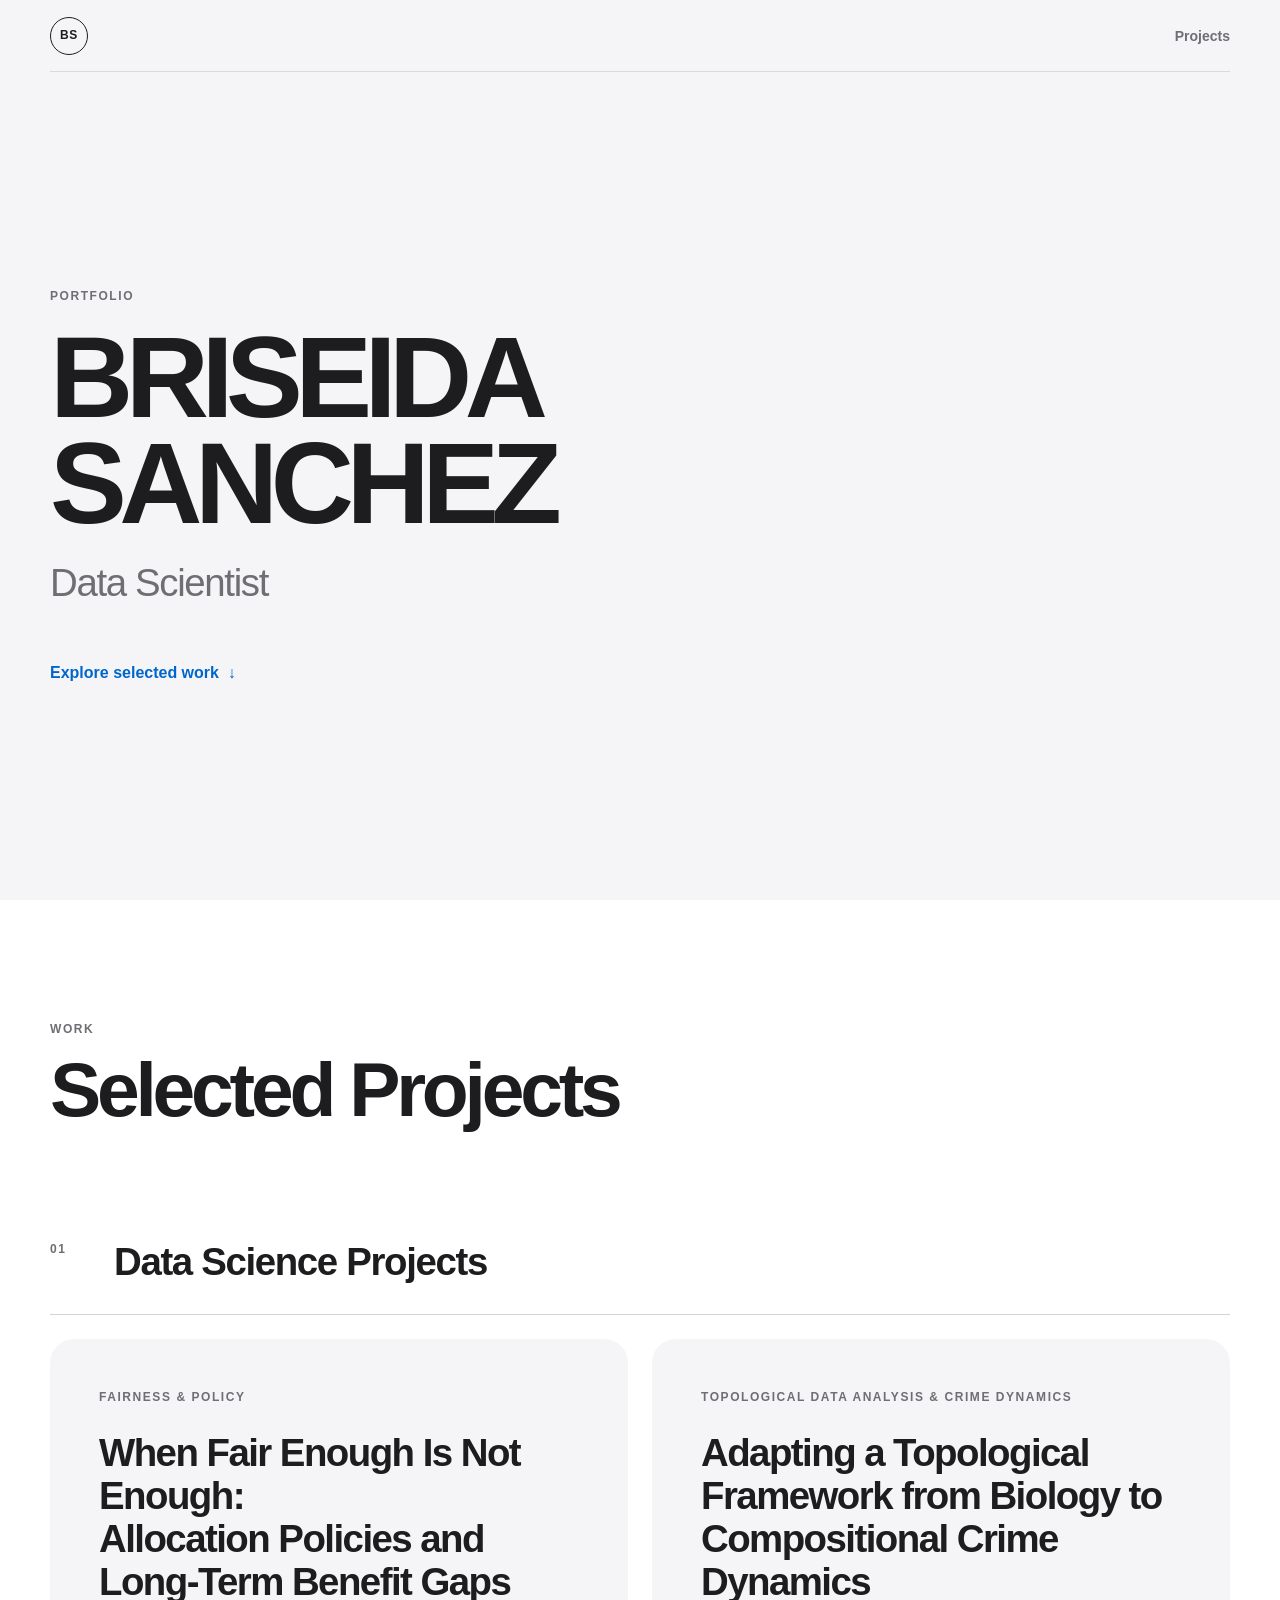
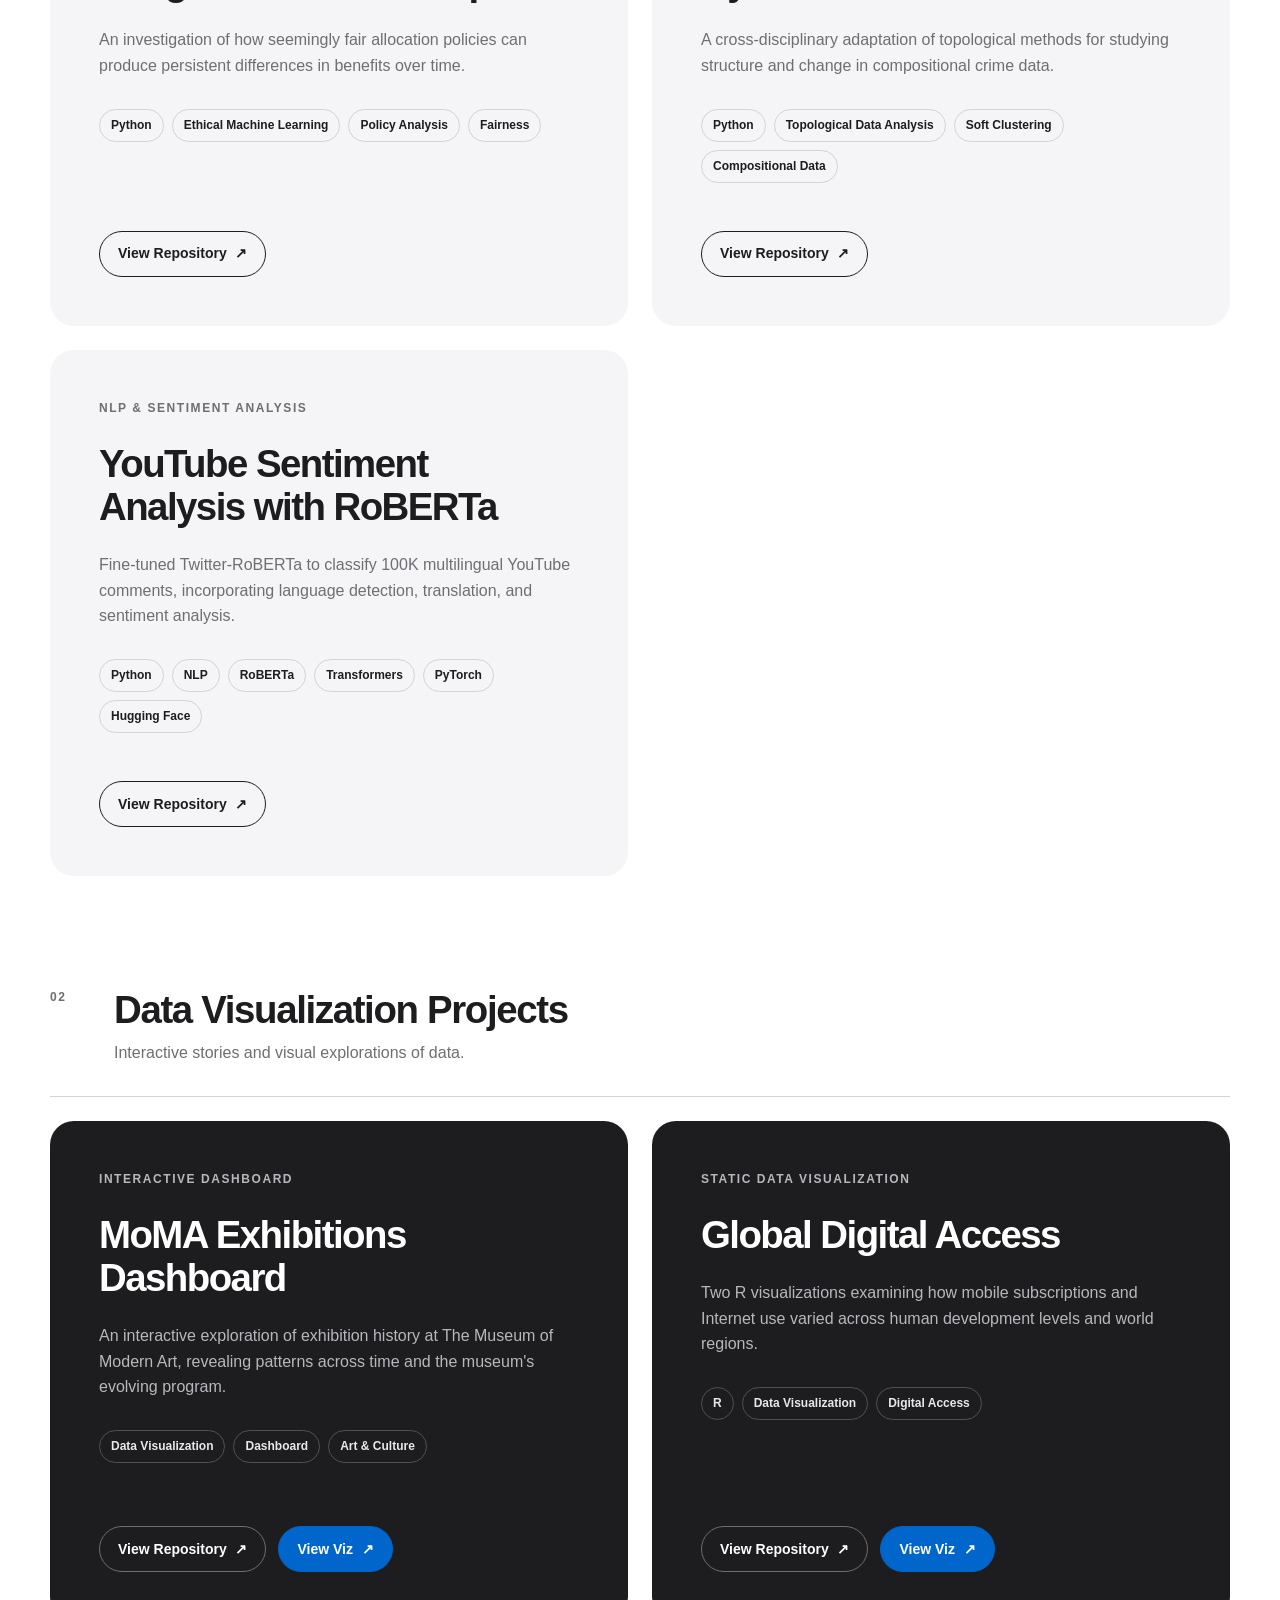
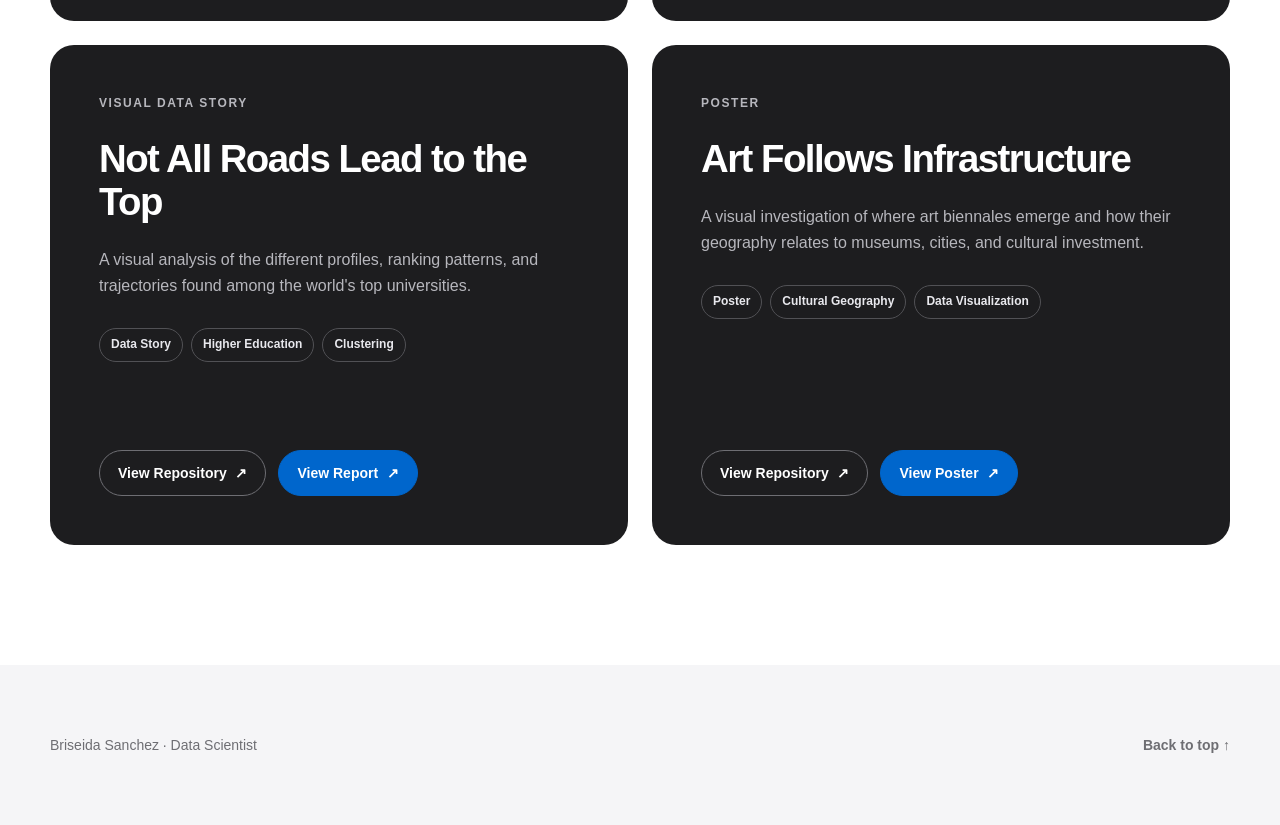
<file: index.html>
<!doctype html>
<html lang="en">
  <head>
    <meta charset="utf-8">
    <meta name="viewport" content="width=device-width, initial-scale=1">
    <meta
      name="description"
      content="Briseida Sanchez portfolio"
    >
    <title>Briseida Sanchez | Data Scientist</title>
    <link rel="stylesheet" href="styles.css">
  </head>

  <body>
    <header class="site-header">
      <a class="wordmark" href="#top" aria-label="Briseida Sanchez, home">BS</a>
      <nav aria-label="Primary navigation">
        <a href="#projects">Projects</a>
      </nav>
    </header>

    <main id="top">
      <section class="hero" aria-labelledby="page-title">
        <div class="hero-content">
          <p class="eyebrow">Portfolio</p>
          <h1 id="page-title">Briseida Sanchez</h1>
          <p class="hero-role">Data Scientist</p>
          <p class="hero-intro">
          </p>
          <a class="text-link" href="#projects">Explore selected work <span aria-hidden="true">↓</span></a>
        </div>
      </section>

      <section class="projects" id="projects" aria-labelledby="projects-title">
        <div class="section-heading">
          <p class="eyebrow">Work</p>
          <h2 id="projects-title">Selected Projects</h2>
        </div>

        <section class="project-group" aria-labelledby="data-science-title">
          <div class="group-heading">
            <p class="group-number" aria-hidden="true">01</p>
            <div>
              <h3 id="data-science-title">Data Science Projects</h3>
            </div>
          </div>

          <div class="project-grid">
            <article class="project-card">
              <div class="card-content">
                <p class="project-type">Fairness &amp; Policy</p>
                <h4>
                  When Fair Enough Is Not Enough:
                  <span>Allocation Policies and Long-Term Benefit Gaps</span>
                </h4>
                <p class="project-description">
                  An investigation of how seemingly fair allocation policies
                  can produce persistent differences in benefits over time.
                </p>
                <ul class="tag-list" aria-label="Technologies used">
                  <li>Python</li>
                  <li>Ethical Machine Learning</li>
                  <li>Policy Analysis</li>
                  <li>Fairness</li>
                </ul>
              </div>
              <div class="card-actions">
                <a
                  class="button"
                  href="https://github.com/BriseidaSanchez/long_term_fairness"
                  aria-label="View repository for When Fair Enough Is Not Enough"
                >
                  View Repository <span aria-hidden="true">↗</span>
                </a>
              </div>
            </article>

            <article class="project-card">
              <div class="card-content">
                <p class="project-type">Topological Data Analysis &amp; Crime Dynamics</p>
                <h4>
                  Adapting a Topological Framework from Biology to
                  <span>Compositional Crime Dynamics</span>
                </h4>
                <p class="project-description">
                  A cross-disciplinary adaptation of topological methods for
                  studying structure and change in compositional crime data.
                </p>
                <ul class="tag-list" aria-label="Technologies used">
                  <li>Python</li>
                  <li>Topological Data Analysis</li>
                  <li>Soft Clustering</li>
                  <li>Compositional Data</li>
                </ul>
              </div>
              <div class="card-actions">
                <a
                  class="button"
                  href="https://github.com/BriseidaSanchez/chicago_crime"
                  aria-label="View repository for Compositional Crime Dynamics"
                >
                  View Repository <span aria-hidden="true">↗</span>
                </a>
              </div>
            </article>

            <article class="project-card">
              <div class="card-content">
                <p class="project-type">NLP &amp; Sentiment Analysis</p>
                <h4>YouTube Sentiment Analysis with RoBERTa</h4>
                <p class="project-description">
                  Fine-tuned Twitter-RoBERTa to classify 100K multilingual
                  YouTube comments, incorporating language detection,
                  translation, and sentiment analysis.
                </p>
                <ul class="tag-list" aria-label="Technologies used">
                  <li>Python</li>
                  <li>NLP</li>
                  <li>RoBERTa</li>
                  <li>Transformers</li>
                  <li>PyTorch</li>
                  <li>Hugging Face</li>
                </ul>
              </div>
              <div class="card-actions">
                <a
                  class="button"
                  href="https://github.com/BriseidaSanchez/sentiment_analysis_roberta"
                  aria-label="View repository for YouTube Sentiment Analysis with RoBERTa"
                >
                  View Repository <span aria-hidden="true">↗</span>
                </a>
              </div>
            </article>
          </div>
        </section>

        <section class="project-group" aria-labelledby="data-viz-title">
          <div class="group-heading">
            <p class="group-number" aria-hidden="true">02</p>
            <div>
              <h3 id="data-viz-title">Data Visualization Projects</h3>
              <p>Interactive stories and visual explorations of data.</p>
            </div>
          </div>

          <div class="project-grid">
            <article class="project-card project-card--featured">
              <div class="card-content">
                <p class="project-type">Interactive Dashboard</p>
                <h4>MoMA Exhibitions Dashboard</h4>
                <p class="project-description">
                  An interactive exploration of exhibition history at The
                  Museum of Modern Art, revealing patterns across time and the
                  museum's evolving program.
                </p>
                <ul class="tag-list" aria-label="Technologies used">
                  <li>Data Visualization</li>
                  <li>Dashboard</li>
                  <li>Art &amp; Culture</li>
                </ul>
              </div>
              <div class="card-actions">
                <a
                  class="button"
                  href="https://github.com/briseidasanchez/moma_exhibitions_dash"
                >
                  View Repository <span aria-hidden="true">↗</span>
                </a>
                <a
                  class="button button--primary"
                  href="https://briseidasanchez.github.io/moma_exhibitions_dash/"
                >
                  View Viz <span aria-hidden="true">↗</span>
                </a>
              </div>
            </article>

            <article class="project-card project-card--featured">
              <div class="card-content">
                <p class="project-type">Static Data Visualization</p>
                <h4>Global Digital Access</h4>
                <p class="project-description">
                  Two R visualizations examining how mobile subscriptions and
                  Internet use varied across human development levels and world
                  regions.
                </p>
                <ul class="tag-list" aria-label="Technologies used">
                  <li>R</li>
                  <li>Data Visualization</li>
                  <li>Digital Access</li>
                </ul>
              </div>
              <div class="card-actions">
                <a
                  class="button"
                  href="https://github.com/BriseidaSanchez/global-digital-access"
                  aria-label="View repository for Global Digital Access"
                >
                  View Repository <span aria-hidden="true">↗</span>
                </a>
                <a
                  class="button button--primary"
                  href="visualizations/global-digital-access.html"
                >
                  View Viz <span aria-hidden="true">↗</span>
                </a>
              </div>
            </article>

            <article class="project-card project-card--featured">
              <div class="card-content">
                <p class="project-type">Visual Data Story</p>
                <h4>Not All Roads Lead to the Top</h4>
                <p class="project-description">
                  A visual analysis of the different profiles, ranking
                  patterns, and trajectories found among the world's top
                  universities.
                </p>
                <ul class="tag-list" aria-label="Project topics">
                  <li>Data Story</li>
                  <li>Higher Education</li>
                  <li>Clustering</li>
                </ul>
              </div>
              <div class="card-actions">
                <a
                  class="button"
                  href="https://github.com/BriseidaSanchez/university-ranking-profiles"
                  aria-label="View repository for Not All Roads Lead to the Top"
                >
                  View Repository <span aria-hidden="true">↗</span>
                </a>
                <a
                  class="button button--primary"
                  href="documents/not-all-roads-lead-to-the-top.pdf"
                >
                  View Report <span aria-hidden="true">↗</span>
                </a>
              </div>
            </article>

            <article class="project-card project-card--featured">
              <div class="card-content">
                <p class="project-type">Poster</p>
                <h4>Art Follows Infrastructure</h4>
                <p class="project-description">
                  A visual investigation of where art biennales emerge and how
                  their geography relates to museums, cities, and cultural
                  investment.
                </p>
                <ul class="tag-list" aria-label="Project topics">
                  <li>Poster</li>
                  <li>Cultural Geography</li>
                  <li>Data Visualization</li>
                </ul>
              </div>
              <div class="card-actions">
                <a
                  class="button"
                  href="https://github.com/BriseidaSanchez/art-follows-infrastructure"
                  aria-label="View repository for Art Follows Infrastructure"
                >
                  View Repository <span aria-hidden="true">↗</span>
                </a>
                <a
                  class="button button--primary"
                  href="documents/art-follows-infrastructure.pdf"
                >
                  View Poster <span aria-hidden="true">↗</span>
                </a>
              </div>
            </article>
          </div>
        </section>
      </section>
    </main>

    <footer>
      <p>Briseida Sanchez <span aria-hidden="true">·</span> Data Scientist</p>
      <a href="#top">Back to top <span aria-hidden="true">↑</span></a>
    </footer>
  </body>
</html>
</file>
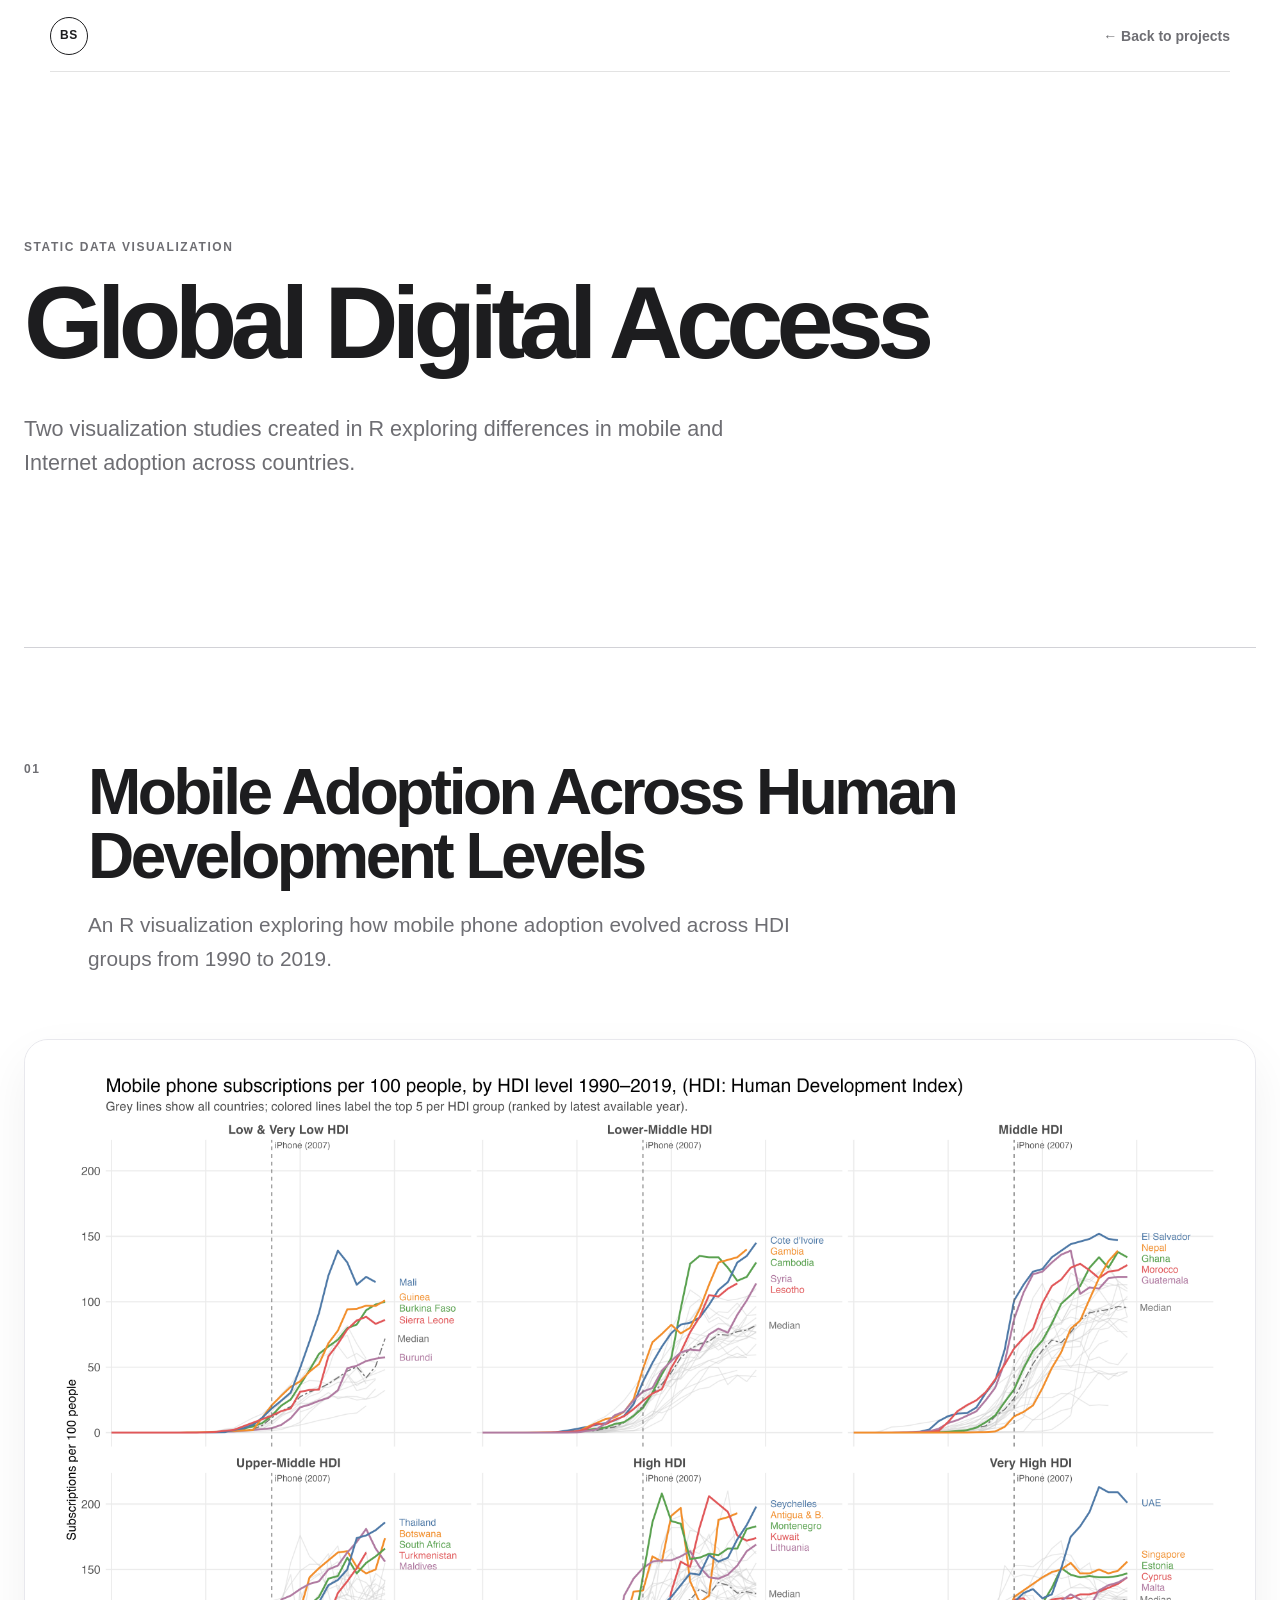
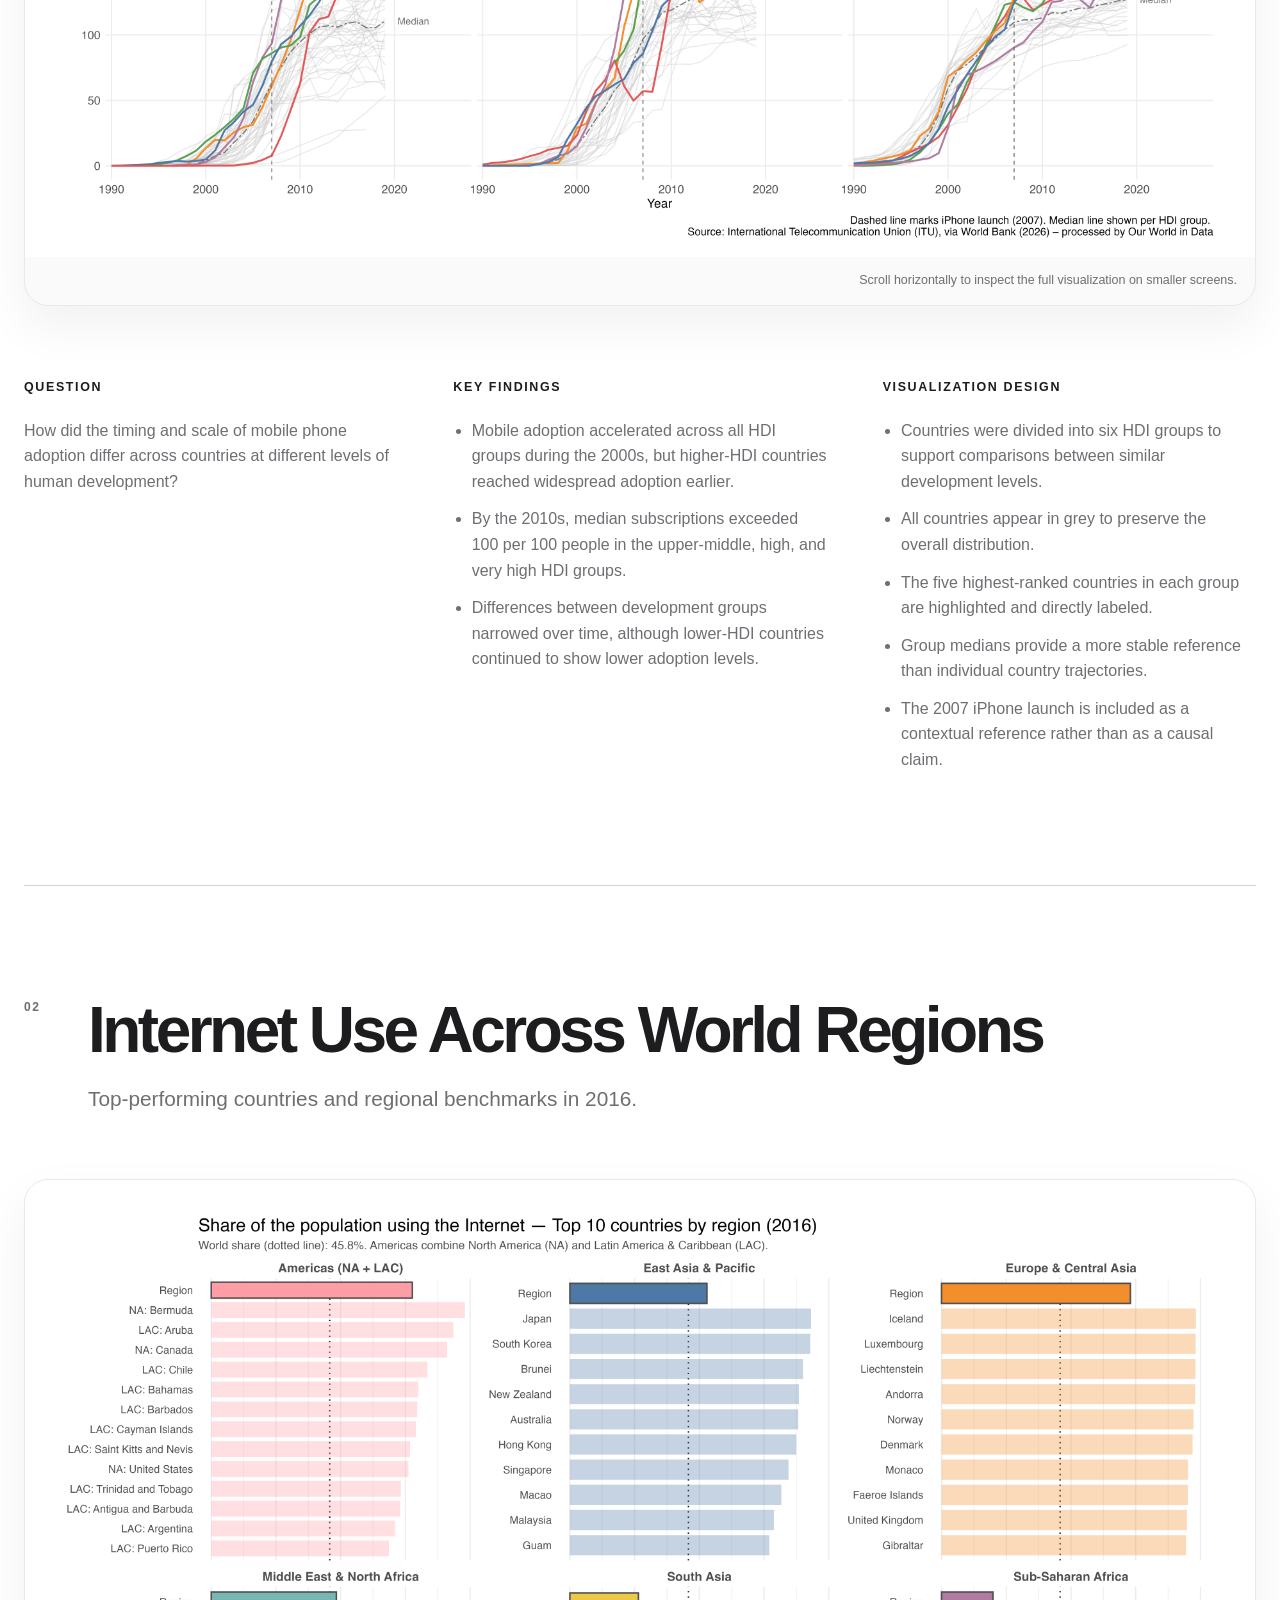
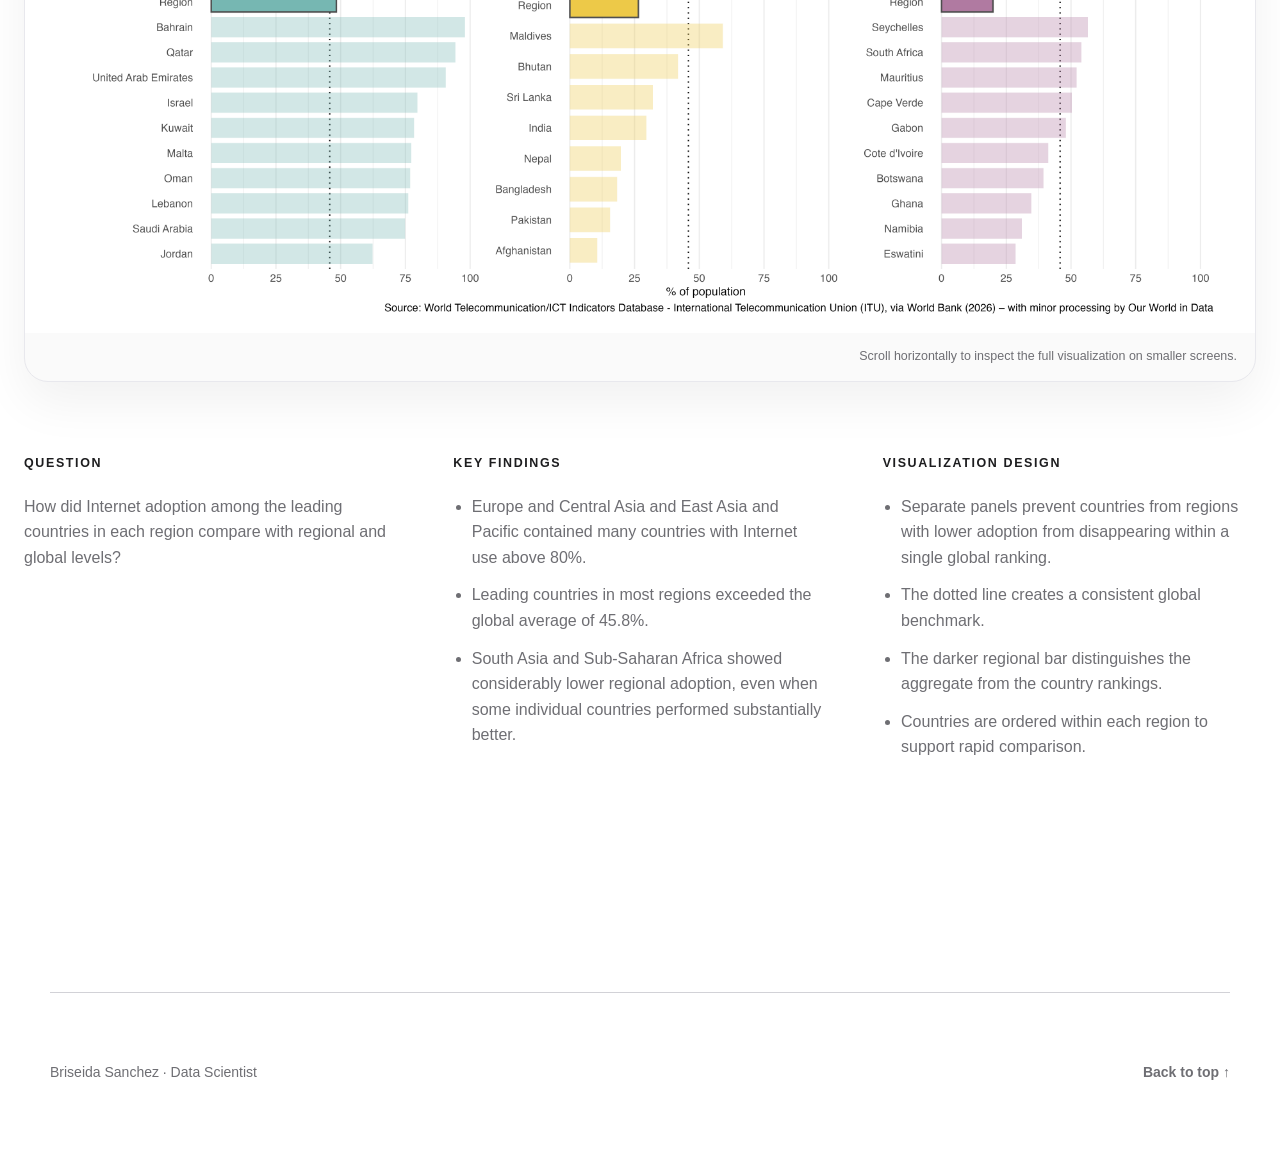
<file: visualizations/global-digital-access.html>
<!doctype html>
<html lang="en">
  <head>
    <meta charset="utf-8">
    <meta name="viewport" content="width=device-width, initial-scale=1">
    <meta
      name="description"
      content="Static R visualizations"
    >
    <title>Global Digital Access | Briseida Sanchez</title>
    <link rel="stylesheet" href="../styles.css">
  </head>

  <body class="visualization-page">
    <header class="site-header">
      <a class="wordmark" href="../index.html" aria-label="Briseida Sanchez, home">BS</a>
      <nav aria-label="Primary navigation">
        <a href="../index.html#projects"><span aria-hidden="true">←</span> Back to projects</a>
      </nav>
    </header>

    <main class="viz-main" id="top">
      <header class="viz-hero">
        <p class="eyebrow">Static Data Visualization</p>
        <h1 class="viz-page-title">Global Digital Access</h1>
        <p class="viz-lede">
         Two visualization studies created in R exploring differences in mobile and Internet adoption across countries.
        </p>
      </header>

      <article aria-label="Global Digital Access visualizations">
        <section class="viz-study" aria-labelledby="mobile-adoption-title">
          <header class="viz-study-heading">
            <p class="group-number" aria-hidden="true">01</p>
            <div>
              <h2 id="mobile-adoption-title">Mobile Adoption Across Human Development Levels</h2>
              <p class="viz-subtitle">
                An R visualization exploring how mobile phone adoption evolved
                across HDI groups from 1990 to 2019.
              </p>
            </div>
          </header>

          <figure class="viz-figure">
            <img
              src="../assets/images/mobile-subscriptions-hdi.png"
              width="7680"
              height="5100"
              alt="Small-multiple line charts showing mobile phone subscriptions per 100 people from 1990 to 2019 across six HDI groups."
            >
            <figcaption>Scroll horizontally to inspect the full visualization on smaller screens.</figcaption>
          </figure>

          <div class="viz-analysis-grid">
            <section class="viz-copy-block" aria-labelledby="mobile-question">
              <h3 id="mobile-question">Question</h3>
              <p>
                How did the timing and scale of mobile phone adoption differ
                across countries at different levels of human development?
              </p>
            </section>

            <section class="viz-copy-block" aria-labelledby="mobile-findings">
              <h3 id="mobile-findings">Key Findings</h3>
              <ul>
                <li>Mobile adoption accelerated across all HDI groups during the 2000s, but higher-HDI countries reached widespread adoption earlier.</li>
                <li>By the 2010s, median subscriptions exceeded 100 per 100 people in the upper-middle, high, and very high HDI groups.</li>
                <li>Differences between development groups narrowed over time, although lower-HDI countries continued to show lower adoption levels.</li>
              </ul>
            </section>

            <section class="viz-copy-block" aria-labelledby="mobile-design">
              <h3 id="mobile-design">Visualization Design</h3>
              <ul>
                <li>Countries were divided into six HDI groups to support comparisons between similar development levels.</li>
                <li>All countries appear in grey to preserve the overall distribution.</li>
                <li>The five highest-ranked countries in each group are highlighted and directly labeled.</li>
                <li>Group medians provide a more stable reference than individual country trajectories.</li>
                <li>The 2007 iPhone launch is included as a contextual reference rather than as a causal claim.</li>
              </ul>
            </section>
          </div>
        </section>

        <section class="viz-study" aria-labelledby="internet-use-title">
          <header class="viz-study-heading">
            <p class="group-number" aria-hidden="true">02</p>
            <div>
              <h2 id="internet-use-title">Internet Use Across World Regions</h2>
              <p class="viz-subtitle">Top-performing countries and regional benchmarks in 2016.</p>
            </div>
          </header>

          <figure class="viz-figure">
            <img
              src="../assets/images/internet-use-regions.png"
              width="7680"
              height="4700"
              loading="lazy"
              alt="Small-multiple horizontal bar charts comparing regional Internet-use rates and the top countries in six world regions in 2016."
            >
            <figcaption>Scroll horizontally to inspect the full visualization on smaller screens.</figcaption>
          </figure>

          <div class="viz-analysis-grid">
            <section class="viz-copy-block" aria-labelledby="internet-question">
              <h3 id="internet-question">Question</h3>
              <p>
                How did Internet adoption among the leading countries in each
                region compare with regional and global levels?
              </p>
            </section>

            <section class="viz-copy-block" aria-labelledby="internet-findings">
              <h3 id="internet-findings">Key Findings</h3>
              <ul>
                <li>Europe and Central Asia and East Asia and Pacific contained many countries with Internet use above 80%.</li>
                <li>Leading countries in most regions exceeded the global average of 45.8%.</li>
                <li>South Asia and Sub-Saharan Africa showed considerably lower regional adoption, even when some individual countries performed substantially better.</li>
              </ul>
            </section>

            <section class="viz-copy-block" aria-labelledby="internet-design">
              <h3 id="internet-design">Visualization Design</h3>
              <ul>
                <li>Separate panels prevent countries from regions with lower adoption from disappearing within a single global ranking.</li>
                <li>The dotted line creates a consistent global benchmark.</li>
                <li>The darker regional bar distinguishes the aggregate from the country rankings.</li>
                <li>Countries are ordered within each region to support rapid comparison.</li>
              </ul>
            </section>
          </div>
        </section>
      </article>
    </main>

    <footer class="viz-footer">
      <p>Briseida Sanchez <span aria-hidden="true">·</span> Data Scientist</p>
      <a href="#top">Back to top <span aria-hidden="true">↑</span></a>
    </footer>
  </body>
</html>
</file>
<file: styles.css>
:root {
  --background: #f5f5f7;
  --surface: #ffffff;
  --text: #1d1d1f;
  --muted: #6e6e73;
  --line: #d2d2d7;
  --accent: #0066cc;
  --accent-dark: #004f9e;
  --radius: 24px;
  --content-width: 1180px;
}

*,
*::before,
*::after {
  box-sizing: border-box;
}

html {
  scroll-behavior: smooth;
}

body {
  margin: 0;
  background: var(--background);
  color: var(--text);
  font-family: -apple-system, BlinkMacSystemFont, "Segoe UI", Roboto, Helvetica,
    Arial, sans-serif;
  font-size: 1rem;
  line-height: 1.6;
  text-rendering: optimizeLegibility;
  -webkit-font-smoothing: antialiased;
}

a {
  color: inherit;
  text-decoration: none;
}

a:focus-visible {
  outline: 3px solid var(--accent);
  outline-offset: 4px;
  border-radius: 4px;
}

.site-header,
footer {
  width: min(calc(100% - 48px), var(--content-width));
  margin-inline: auto;
}

.site-header {
  min-height: 72px;
  display: flex;
  align-items: center;
  justify-content: space-between;
  border-bottom: 1px solid rgba(29, 29, 31, 0.12);
}

.wordmark {
  display: inline-flex;
  width: 38px;
  height: 38px;
  align-items: center;
  justify-content: center;
  border: 1px solid var(--text);
  border-radius: 50%;
  font-size: 0.75rem;
  font-weight: 700;
  letter-spacing: 0.06em;
}

nav a,
footer a {
  color: var(--muted);
  font-size: 0.875rem;
  font-weight: 600;
  transition: color 160ms ease;
}

nav a:hover,
footer a:hover {
  color: var(--text);
}

.hero {
  width: min(calc(100% - 48px), var(--content-width));
  min-height: calc(100svh - 72px);
  margin-inline: auto;
  display: flex;
  align-items: center;
  padding-block: 96px;
}

.hero-content {
  max-width: 980px;
}

.eyebrow,
.project-type,
.group-number {
  margin: 0;
  color: var(--muted);
  font-size: 0.75rem;
  font-weight: 700;
  letter-spacing: 0.13em;
  text-transform: uppercase;
}

h1,
h2,
h3,
h4,
p {
  overflow-wrap: break-word;
}

h1 {
  max-width: 1040px;
  margin: 18px 0 0;
  font-size: clamp(3.25rem, 9vw, 7.75rem);
  font-weight: 700;
  letter-spacing: -0.065em;
  line-height: 0.92;
  text-transform: uppercase;
}

.hero-role {
  margin: 24px 0 0;
  color: var(--muted);
  font-size: clamp(1.5rem, 3vw, 2.4rem);
  font-weight: 500;
  letter-spacing: -0.035em;
  line-height: 1.2;
}

.hero-intro {
  max-width: 620px;
  margin: 54px 0 28px;
  color: var(--muted);
  font-size: clamp(1.05rem, 2vw, 1.25rem);
}

.text-link {
  display: inline-flex;
  gap: 0.55rem;
  align-items: center;
  color: var(--accent);
  font-weight: 600;
}

.text-link:hover {
  color: var(--accent-dark);
}

.projects {
  padding-block: 120px;
  background: var(--surface);
}

.section-heading,
.project-group {
  width: min(calc(100% - 48px), var(--content-width));
  margin-inline: auto;
}

.section-heading h2 {
  margin: 12px 0 0;
  font-size: clamp(2.6rem, 6vw, 5rem);
  letter-spacing: -0.055em;
  line-height: 1;
}

.project-group {
  margin-top: 112px;
}

.group-heading {
  display: grid;
  grid-template-columns: 64px minmax(0, 1fr);
  align-items: start;
  padding-bottom: 30px;
  border-bottom: 1px solid var(--line);
}

.group-heading h3 {
  margin: 0;
  font-size: clamp(1.7rem, 3vw, 2.5rem);
  letter-spacing: -0.035em;
  line-height: 1.15;
}

.group-heading div > p {
  margin: 8px 0 0;
  color: var(--muted);
}

.project-grid {
  display: grid;
  grid-template-columns: repeat(2, minmax(0, 1fr));
  gap: 24px;
  margin-top: 24px;
}

.project-card {
  min-height: 500px;
  display: flex;
  flex-direction: column;
  justify-content: space-between;
  gap: 48px;
  padding: clamp(28px, 4vw, 48px);
  background: var(--background);
  border: 1px solid transparent;
  border-radius: var(--radius);
  transition:
    transform 180ms ease,
    box-shadow 180ms ease,
    border-color 180ms ease;
}

.project-card:hover {
  transform: translateY(-3px);
  border-color: rgba(29, 29, 31, 0.08);
  box-shadow: 0 18px 44px rgba(0, 0, 0, 0.07);
}

.project-card--featured {
  min-height: 500px;
  background: var(--text);
  color: var(--surface);
}

.project-card--featured .project-type,
.project-card--featured .project-description {
  color: #b7b7bd;
}

.project-card h4 {
  max-width: 760px;
  margin: 24px 0 0;
  font-size: clamp(1.65rem, 3vw, 2.45rem);
  font-weight: 650;
  letter-spacing: -0.04em;
  line-height: 1.12;
}

.project-card h4 span {
  display: block;
}

.project-description {
  max-width: 660px;
  margin: 24px 0 0;
  color: var(--muted);
  font-size: 1rem;
}

.tag-list {
  display: flex;
  flex-wrap: wrap;
  gap: 8px;
  margin: 30px 0 0;
  padding: 0;
  list-style: none;
}

.tag-list li {
  padding: 6px 11px;
  border: 1px solid var(--line);
  border-radius: 999px;
  font-size: 0.75rem;
  font-weight: 600;
}

.project-card--featured .tag-list li {
  border-color: #515155;
  color: #e8e8ed;
}

.card-actions {
  display: flex;
  flex-wrap: wrap;
  gap: 12px;
}

.button {
  min-height: 46px;
  display: inline-flex;
  align-items: center;
  justify-content: center;
  gap: 0.55rem;
  padding: 11px 18px;
  border: 1px solid var(--text);
  border-radius: 999px;
  font-size: 0.875rem;
  font-weight: 650;
  line-height: 1.2;
  transition:
    background-color 160ms ease,
    color 160ms ease,
    border-color 160ms ease;
}

.button:hover {
  background: var(--text);
  color: var(--surface);
}

.project-card--featured .button {
  border-color: #6e6e73;
  color: var(--surface);
}

.project-card--featured .button:hover {
  border-color: var(--surface);
  background: var(--surface);
  color: var(--text);
}

.project-card--featured .button--primary {
  border-color: var(--accent);
  background: var(--accent);
  color: var(--surface);
}

.project-card--featured .button--primary:hover {
  border-color: var(--accent-dark);
  background: var(--accent-dark);
  color: var(--surface);
}

/* Static visualization page */
.visualization-page {
  background: var(--surface);
}

.viz-main {
  padding-bottom: 120px;
}

.viz-hero,
.viz-study {
  width: min(calc(100% - 48px), 1320px);
  margin-inline: auto;
}

.viz-hero {
  padding-block: clamp(88px, 13vw, 176px);
}

.viz-page-title {
  max-width: 1060px;
  margin-top: 18px;
  font-size: clamp(3.5rem, 8vw, 7.25rem);
  letter-spacing: -0.065em;
  line-height: 0.92;
  text-transform: none;
}

.viz-lede {
  max-width: 720px;
  margin: 42px 0 0;
  color: var(--muted);
  font-size: clamp(1.1rem, 2vw, 1.35rem);
}

.viz-study {
  padding-block: 112px;
  border-top: 1px solid var(--line);
}

.viz-study-heading {
  display: grid;
  grid-template-columns: 64px minmax(0, 1fr);
  align-items: start;
}

.viz-study-heading h2 {
  max-width: 1050px;
  margin: 0;
  font-size: clamp(2.3rem, 5vw, 4.75rem);
  letter-spacing: -0.055em;
  line-height: 1;
}

.viz-subtitle {
  max-width: 760px;
  margin: 20px 0 0;
  color: var(--muted);
  font-size: clamp(1.05rem, 2vw, 1.3rem);
}

.viz-figure {
  margin: 64px 0 0;
  overflow-x: auto;
  background: #fafafa;
  border: 1px solid #e8e8ed;
  border-radius: var(--radius);
  box-shadow: 0 20px 50px rgba(0, 0, 0, 0.06);
  -webkit-overflow-scrolling: touch;
}

.viz-figure img {
  width: 100%;
  min-width: 760px;
  height: auto;
  display: block;
}

.viz-figure figcaption {
  padding: 14px 18px;
  color: var(--muted);
  font-size: 0.78rem;
  text-align: right;
}

.viz-analysis-grid {
  display: grid;
  grid-template-columns: repeat(3, minmax(0, 1fr));
  gap: 56px;
  margin-top: 72px;
}

.viz-copy-block h3 {
  margin: 0 0 20px;
  font-size: 0.78rem;
  letter-spacing: 0.13em;
  text-transform: uppercase;
}

.viz-copy-block p,
.viz-copy-block ul {
  margin: 0;
  color: var(--muted);
}

.viz-copy-block ul {
  padding-left: 1.15rem;
}

.viz-copy-block li + li {
  margin-top: 12px;
}

.viz-footer {
  border-top: 1px solid var(--line);
}

footer {
  min-height: 160px;
  display: flex;
  align-items: center;
  justify-content: space-between;
  gap: 24px;
}

footer p {
  margin: 0;
  color: var(--muted);
  font-size: 0.875rem;
}

@media (max-width: 760px) {
  .site-header,
  .hero,
  .section-heading,
  .project-group,
  footer {
    width: min(calc(100% - 32px), var(--content-width));
  }

  .hero {
    min-height: calc(100svh - 64px);
    padding-block: 72px;
  }

  .site-header {
    min-height: 64px;
  }

  h1 {
    font-size: clamp(3.15rem, 18vw, 5.75rem);
  }

  .hero-intro {
    margin-top: 42px;
  }

  .projects {
    padding-block: 88px;
  }

  .project-group {
    margin-top: 80px;
  }

  .group-heading {
    grid-template-columns: 1fr;
    gap: 12px;
  }

  .project-grid {
    grid-template-columns: 1fr;
  }

  .project-card,
  .project-card--featured {
    min-height: 0;
    padding: 28px;
  }

  .project-card h4 span {
    display: inline;
  }

  .card-actions {
    flex-direction: column;
  }

  .button {
    width: 100%;
  }

  footer {
    min-height: 140px;
    align-items: flex-start;
    flex-direction: column;
    justify-content: center;
    gap: 12px;
  }

  .viz-hero,
  .viz-study {
    width: min(calc(100% - 32px), 1320px);
  }

  .viz-main {
    padding-bottom: 80px;
  }

  .viz-hero {
    padding-block: 88px;
  }

  .viz-page-title {
    font-size: clamp(3.25rem, 17vw, 5.75rem);
  }

  .viz-lede {
    margin-top: 32px;
  }

  .viz-study {
    padding-block: 80px;
  }

  .viz-study-heading {
    grid-template-columns: 1fr;
    gap: 12px;
  }

  .viz-figure {
    margin-top: 42px;
    border-radius: 16px;
  }

  .viz-figure img {
    min-width: 720px;
  }

  .viz-figure figcaption {
    position: sticky;
    left: 0;
    width: 100vw;
    max-width: calc(100vw - 34px);
    text-align: left;
  }

  .viz-analysis-grid {
    grid-template-columns: 1fr;
    gap: 48px;
    margin-top: 56px;
  }
}

@media (prefers-reduced-motion: reduce) {
  html {
    scroll-behavior: auto;
  }

  *,
  *::before,
  *::after {
    scroll-behavior: auto !important;
    transition-duration: 0.01ms !important;
  }
}
</file>
